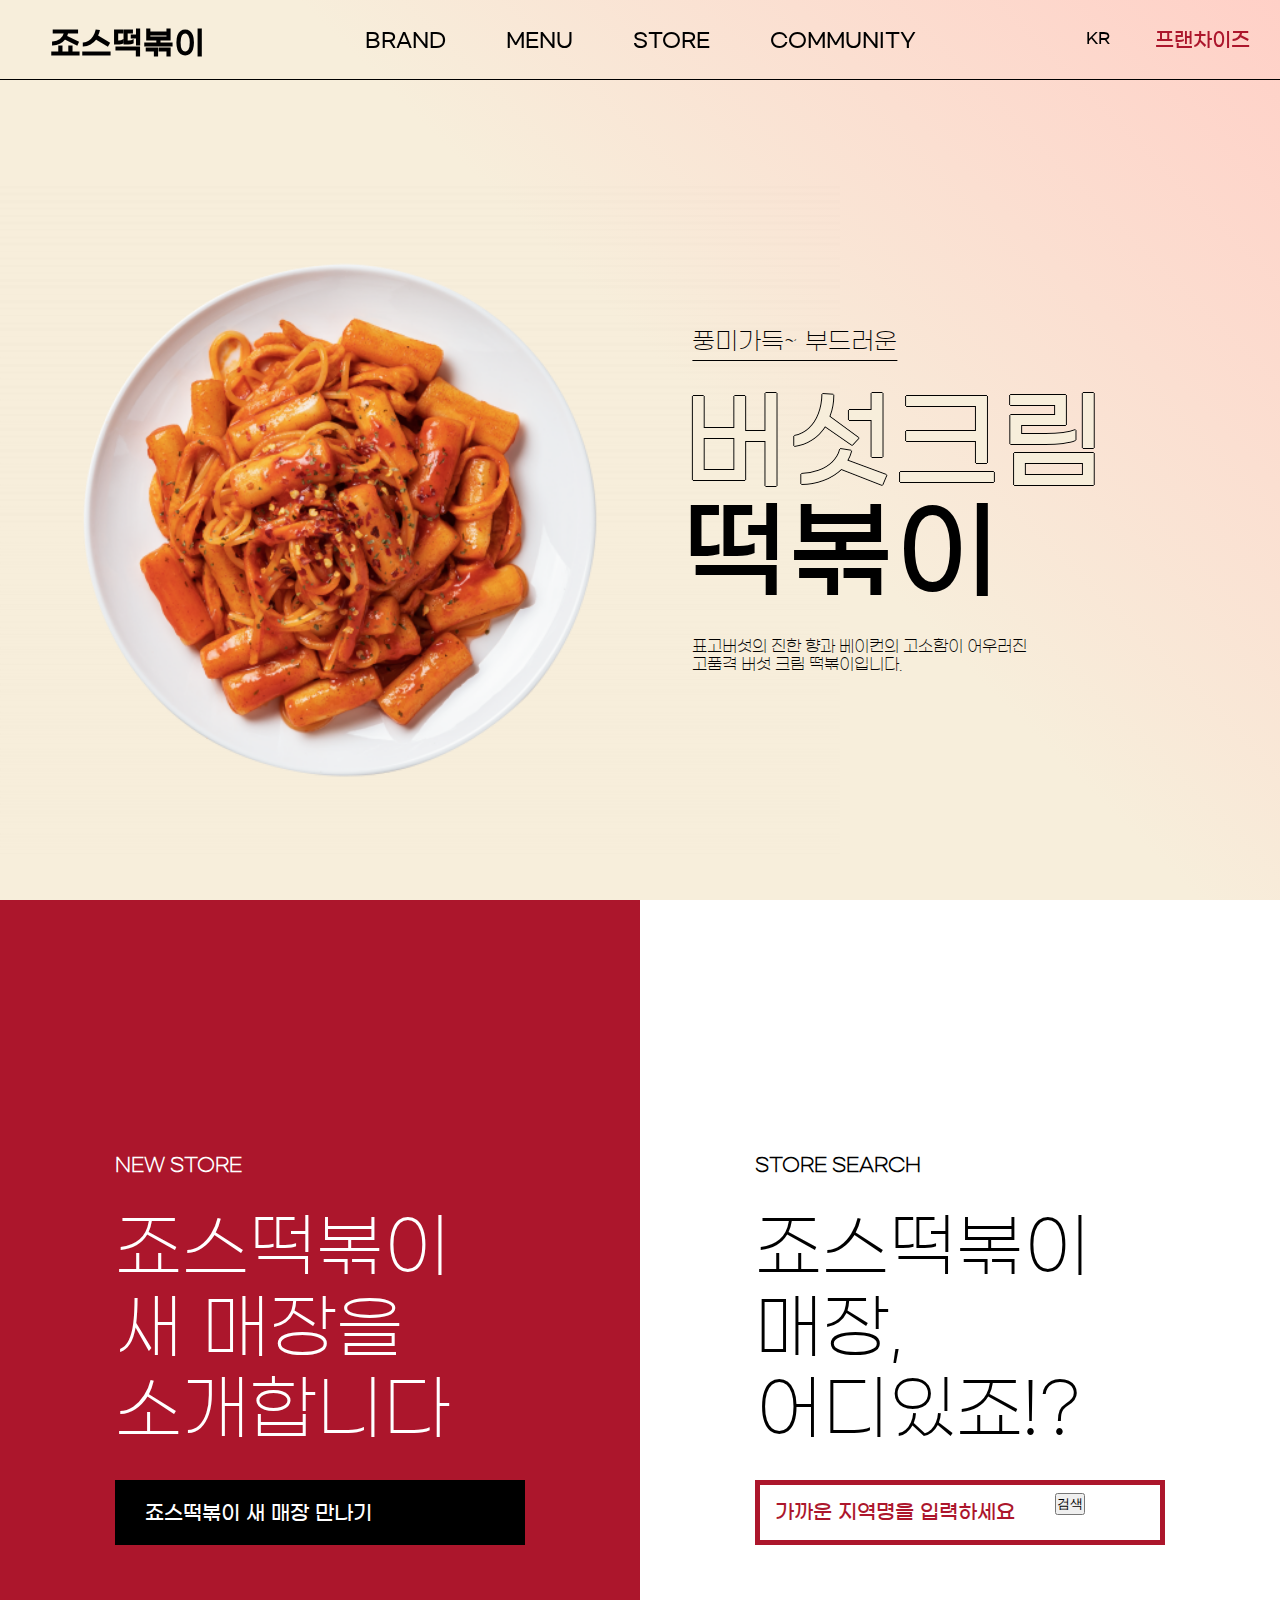
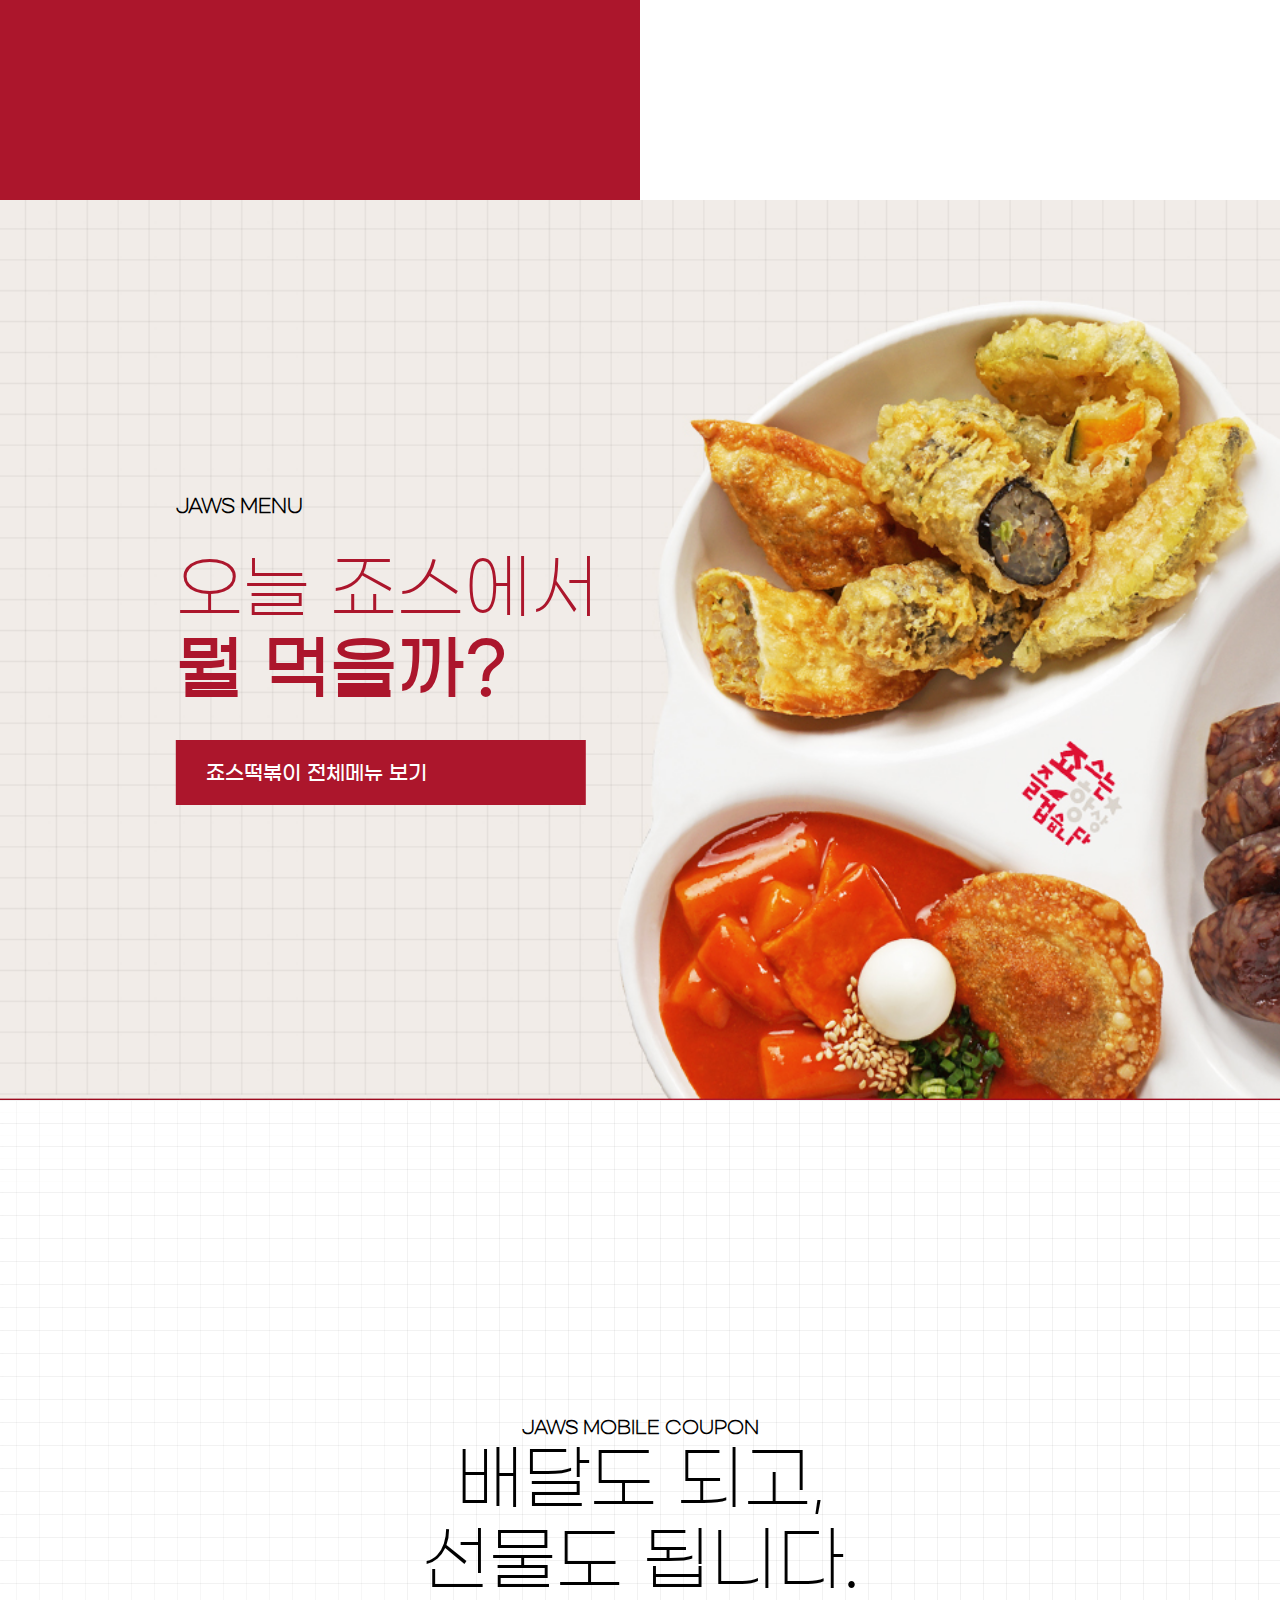
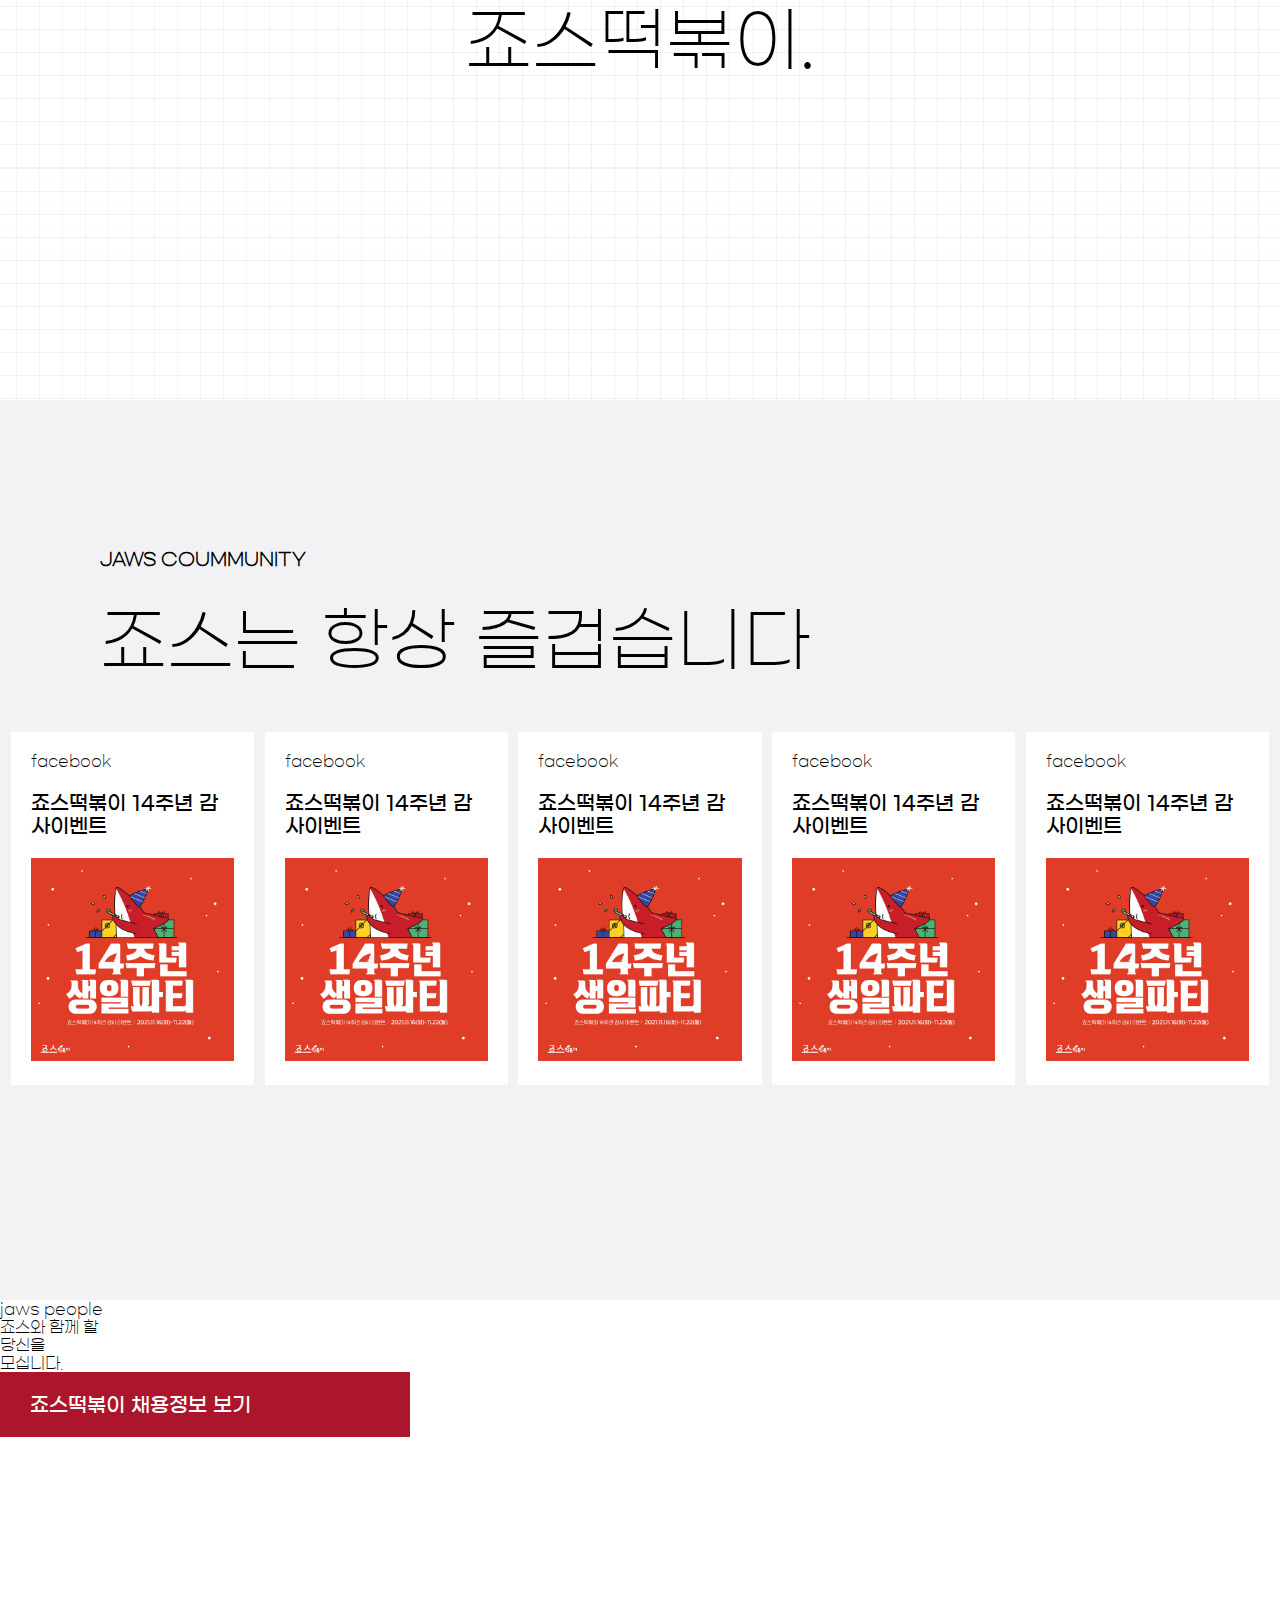
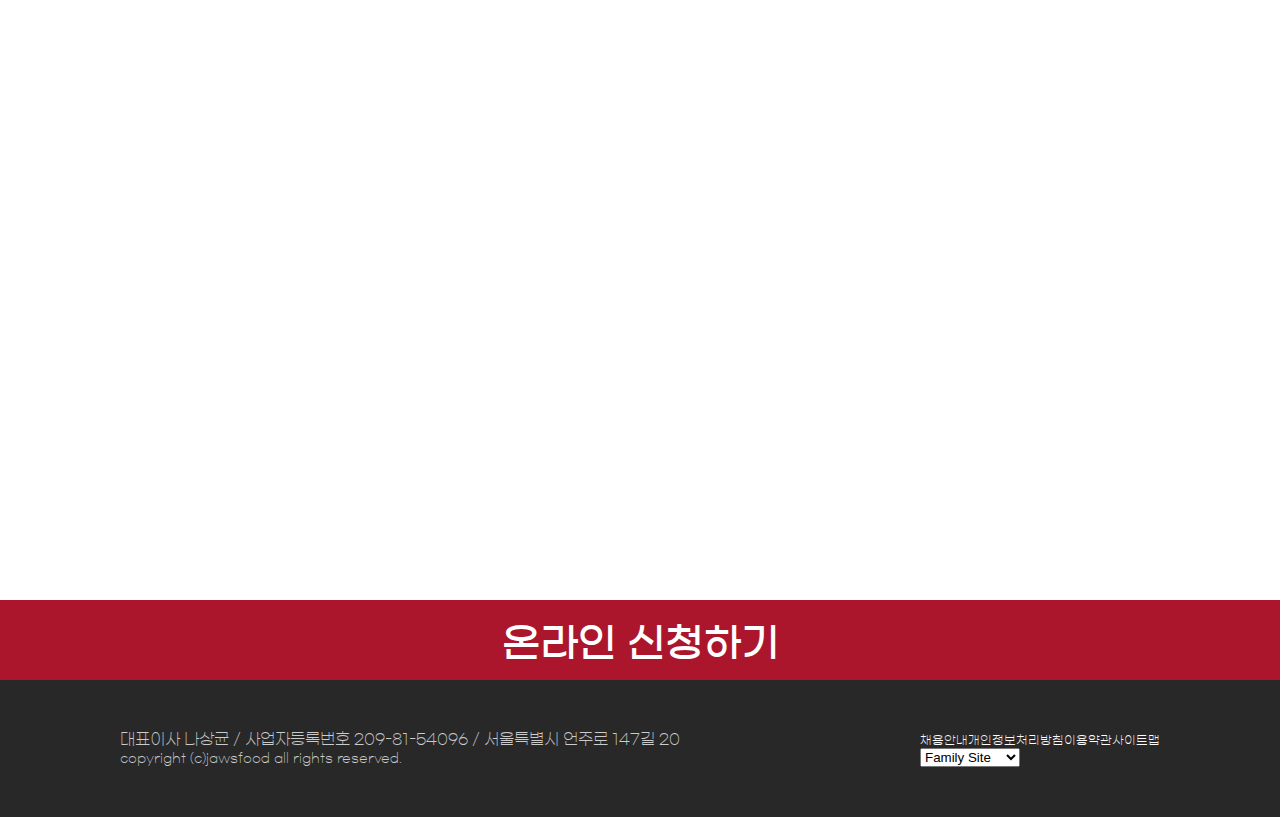
<file: 죠스떡볶이/index.html>
<!DOCTYPE html>
<html lang="ko">
<head>
  <meta charset="UTF-8">
  <meta http-equiv="X-UA-Compatible" content="IE=edge">
  <meta name="viewport" content="width=device-width, initial-scale=1.0">
  <title>죠스떡볶이</title>
  <link rel="stylesheet" href="./css/common.css">
  <link rel="stylesheet" href="./css/media.css">
  <script src="./js/common.js" defer></script>
</head>
<body>
  <header id="header">
    <h1 class="logo">죠스떡볶이</h1>
    <div class="topMenu">
      <dl id="language">
        <dt class="hidden">언어선택</dt>
        <dd><a href="#" title="한국어">KR</a></dd>
        <dd><a href="#" title="영어">US</a></dd>
        <dd><a href="#" title="베트남어">VN</a></dd>
      </dl>
      <a href="#" class="goFranchise">프랜차이즈</a>
    </div>
    <a href="#" class="gnbView"><span class="hidden">주메뉴보기</span><span></span></a>  
    <nav id="gnb">
      <h2 class="hidden">죠스떡볶이 주요이용메뉴</h2>
      <ul id="gnbList">
        <li><a href="#">brand</a>
          <ul class="snb">
            <li><a href="#">대표인사말</a></li>
            <li><a href="#">죠스이야기</a></li>
            <li><a href="#">채용정보</a></li>
          </ul>
        </li>
        <li><a href="#">menu</a>
          <ul class="snb">
            <li><a href="#">메인메뉴</a></li>
            <li><a href="#">세트메뉴</a></li>
            <li><a href="#">사이드메뉴</a></li>
          </ul>
        </li>
        <li><a href="#">store</a>
          <ul class="snb">
            <li><a href="#">매장 찾기</a></li>
            <li><a href="#">매장 안내</a></li>
          </ul>
        </li>
        <li><a href="#">community</a>
          <ul class="snb">
            <li><a href="#">커뮤니티</a></li>
            <li><a href="#">고객의 소리</a></li>
          </ul>
        </li>
      </ul>
    </nav>
  </header>
  <main>
    <section id="event">
      <h2 class="hidden">신메뉴 소개</h2>
      <dl class="newMenu">
        <dt><span>버섯크림</span><br>떡볶이</dt>
        <dd>풍미가득~ 부드러운</dd>
        <dd>표고버섯의 진한 향과 베이컨의 고소함이 어우러진<br>
          고품격 버섯 크림 떡볶이입니다.</dd>
      </dl>
    </section>
    <section id="store">
      <h2 class="hidden">store</h2>
      <section id="newStore">
        <div class="storeInner">
          <h3>new store</h3>
          <p>죠스떡볶이 <br><span>새 매장을 <br>소개합니다</span></p>
          <a href="#" class="goLink">죠스떡볶이 새 매장 만나기</a>
        </div>
      </section>
      <section id="storeSearch">
        <div class="storeInner">
          <h3>store search</h3>
          <p>죠스떡볶이 <br><span>매장, <br>어디있죠!?</span></p>
          <input type="text" class="storeName" placeholder="가까운 지역명을 입력하세요">
          <input type="button" value="검색" class="searchBtn">
        </div>
      </section>
    </section>
    <section id="menu">
      <div class="menuInner">
        <h2 class="hidden">menu</h2>
        <h3>jaws menu</h3>
        <p>오늘 죠스에서 <br><span>뭘 먹을까?</span></p>
        <a href="#" class="goLink">죠스떡볶이 전체메뉴 보기</a>
      </div>
    </section>
    <section id="coupon">
      <a href="#">
        <h2>jaws mobile coupon</h2>
        <p>배달도 되고, <br>선물도 됩니다.<br>죠스떡볶이.</p>
      </a>
    </section>
    <section id="community">
      <h2>jaws coummunity</h2>
      <p>죠스는 항상 즐겁습니다</p>
      <ul id="communityList">
        <li>
          <a href="#">
            <dl>
              <dt>죠스떡볶이 14주년 감사이벤트</dt>
              <dd class="sns">facebook</dd>
              <dd><img src="./images/commu_sns.png" alt=" 14주년 감사이벤트"></dd>
            </dl>
          </a>
        </li>
        <li>
          <a href="#">
            <dl>
              <dt>죠스떡볶이 14주년 감사이벤트</dt>
              <dd class="sns">facebook</dd>
              <dd><img src="./images/commu_sns.png" alt=" 14주년 감사이벤트"></dd>
            </dl>
          </a>
        </li>
        <li>
          <a href="#">
            <dl>
              <dt>죠스떡볶이 14주년 감사이벤트</dt>
              <dd class="sns">facebook</dd>
              <dd><img src="./images/commu_sns.png" alt=" 14주년 감사이벤트"></dd>
            </dl>
          </a>
        </li>
        <li>
          <a href="#">
            <dl>
              <dt>죠스떡볶이 14주년 감사이벤트</dt>
              <dd class="sns">facebook</dd>
              <dd><img src="./images/commu_sns.png" alt=" 14주년 감사이벤트"></dd>
            </dl>
          </a>
        </li>
        <li><a href="#">
          <dl>
            <dt>죠스떡볶이 14주년 감사이벤트</dt>
            <dd class="sns">facebook</dd>
            <dd><img src="./images/commu_sns.png" alt=" 14주년 감사이벤트"></dd>
          </dl>
          </a>
        </li>
      </ul>
    </section>
    <section id="incruit">
      <h2 class="hidden">brand</h2>
      <h3 class="hidden">채용정보</h3>
      <p>jaws people</p>
      <p>죠스와 함께 할 <br><span>당신을 <br>모십니다.</span></p>
      <a href="#" class="goLink">죠스떡볶이 채용정보 보기</a>
    </section>
  </main>
  <aside id="quickMenu">
    <h2 class="hidden">창업, 가맹상담, 고객의 소리</h2>
    <ul>
      <li class="quick1"><a href="tel:1688-2868">창업문의<br>1688-2868</a></li>
      <li class="quick2"><a href="#">고객의<br>소리</a></li>
      <li class="quick3"><a href="#">가맹 상담<br>신청</a></li>
    </ul>
  </aside>
  <p class="request"><a href="#">온라인 신청하기</a></p>
  <footer id="footer">
    <div class="info1">
      <p>대표이사 나상균 / 사업자등록번호 209-81-54096 / 서울특별시 언주로 147길 20</p>
      <small> copyright (c)jawsfood all rights reserved.</small>
    </div>
    <div class="info2">
      <ul>
        <li><a href="#">채용안내</a></li>
        <li><a href="#">개인정보처리방침</a></li>
        <li><a href="#">이용약관</a></li>
        <li><a href="#">사이트맵</a></li>
      </ul>    
      <select>
        <option>Family Site</option>
        <option value="https://www.teacherkim.co.kr/">바르다김선생</option>
      </select>
    </div>
  </footer>
</body>
</html>
</file>
<file: 죠스떡볶이/css/common.css>
@charset "utf-8";
@import './font.css';

/* 초기화 */
* {
        box-sizing: border-box;
}

body,
h1,
h2,
h3,
h4,
h5,
h6,
p,
ul,
dl,
dd,
input {
        margin: 0;
        padding: 0;
}

li {
        list-style: none;
}

address {
        font-style: normal;
}

a {
        text-decoration: none;
}

.hidden {
        position: absolute;
        width: 1px;
        height: 1px;
        margin-left: -1px;
        overflow: hidden;
        clip: rect(0, 0, 0, 0);
}

/* 웹폰트 */
body {
        font-family: 'GmarketSansLight';
}

/* 헤더 */
#header {
        overflow: hidden;
        position: fixed;
        z-index: 999;
        top: 0;
        left: 0;
        width: 100%;
        height: 80px;
        display: flex;
        justify-content: center;
        font-family: 'GmarketSansMedium';
        border-bottom: 1px solid #000;
}

#header .logo {
        position: absolute;
        top: 25px;
        left: 50px;
}

.topMenu {
        position: absolute;
        top: 0;
        right: 0;
        display: flex;
}

#language {
        margin: 13px 15px 0 0;
}

#language dd {
        width: 150px;
        height: 50px;
        background: #fff;
        color: #000;
}

#language dd:first-of-type {
        border-radius: 10px;
        box-shadow: 3px 3px #000;
}

#language dd:not(:first-of-type) {
        display: none;
}

#language dd:nth-of-type(2) {}

#language dd:nth-of-type(3) {}

#language dd a {
        display: block;
        color: #000;
        line-height: 50px;
        text-align: right;
        padding-right: 30px;
}

.goFranchise {
        display: block;
        width: 200px;
        height: 50px;
        margin: 13px 30px 0 0;
        background: #fff url(../images/icon_franchise.png) no-repeat 15px 50% / 40px;
        color: #ac162c;
        border-radius: 10px;
        font-size: 20px;
        line-height: 55px;
        text-indent: 70px;
        box-shadow: 3px 3px #000;
        transition: 0.3s;
}

.goFranchise:hover {
        background-color: #53e9d3;
        color: #000;
        filter: invert(100%);
}

/* gnb */
#gnbView {
        display: none;
}

#gnbList {
        display: flex;
        text-transform: uppercase;
}

#gnbList>li {}

#gnbList>li>a {
        padding: 0 30px;
        color: #000;
        font-size: 20px;
        line-height: 80px;
}

.snb {
        text-align: center;
        padding: 20px 0;
}

.snb li {
        line-height: 40px;
}

.snb li a {
        color: #000;
}

/* 본문시작 */
main>section {
        height: 100vh;
        min-height: 700px;
}

/* 이벤트 */
#event {
        background: url(../images/bg_event.png) no-repeat calc(50% - 300px) calc(50% + 70px) / 1000px,
                linear-gradient(45deg, #f7eedb 55%, #ffd0c7);
        /* background: linear-gradient(45deg, #f7eedb, #f5c281); */
        display: flex;
        flex-direction: column;
        justify-content: center;
        align-items: center;
}

#event dl {
        position: relative;
        top: 50px;
        transform: translateX(60%);
}

#event dl dt {
        padding-top: 30px;
        margin: 30px 0;
        line-height: 1em;
        font-size: 110px;
        font-family: 'GmarketSansBold';
}

#event dl dt span {
        color: #f7eedb;
        text-shadow: 1px 0 #000,
                0 1px #000,
                -1px 0 #000,
                0 -1px #000;
}

#event dl dd {
        margin-left: 10px;
}

#event dl dd:first-of-type {
        position: absolute;
        top: 0;
        padding-bottom: 5px;
        border-bottom: 1px solid #000;
        font-size: 24px;
}

/* 모든 섹션 공통 */
section h2,
section h3 {
        text-transform: uppercase;
}

.goLink {
        display: block;
        width: 410px;
        height: 65px;
        background: #ac162c;
        color: #fff;
        /* font-family: 'GmarketSansMedium'; 
         font-size: 20px;  
         line-height: 67px; */
        font: 20px / 67px 'GmarketSansMedium';
        text-indent: 30px;
}

/* store */
#store {
        display: flex;
}

/* store 공통 */
#store>section {
        width: 50%;
        height: 100vh;
        display: flex;
        justify-content: center;
        align-items: center;
}

.storeInner {
        position: relative;
}

#store h3 {}

#store p {
        font-size: 70px;
        margin: 30px 0;
}

/* 신규매장 */
#newStore {
        background: #ac162c;
        color: #fff;
}

#newStore .goLink {
        background: #000;
}

/* 매장찾기 */
#storeSearch {
        background: #fff;
}

.storeName {
        width: 410px;
        height: 65px;
        border: 5px solid #ac162c;
        color: #ac162c;
        font: 20px / 67px 'GmarketSansMedium';
        text-indent: 15px;
}

.storeName::placeholder {
        color: #ac162c;
}

/* menu */
#menu {
        background: url(../images/bg_menu.jpg) no-repeat center / cover;
        display: flex;
        justify-content: center;
        align-items: center;
}

.menuInner {
        transform: translateX(-60%);
}

#menu h3 {}

#menu p {
        margin: 30px 0;
        font-size: 70px;
        color: #ac162c;
}

#menu p span {
        font-family: 'GmarketSansBold';
}

/* 모바일쿠폰*/
#coupon {
        display: flex;
        justify-content: center;
        align-items: center;
        background: url(../images/bg_mobile.png) no-repeat left center,
                url(../images/bg_mobile_pattern.gif);
}

#coupon a {
        display: block;
        transform: translateX(60%);
        text-align: right;
        color: #000;
}

#coupon a h2 {
        font-size: 18px;
}

#coupon a p {
        font-size: 70px;
}

/* community */
#community {
        background: #f2f2f5;
}

#community h2 {
        padding: 150px 0 30px 100px;
        font-size: 18px;
}

#community p {
        padding: 0 0 50px 100px;
        font-size: 70px;
}

#communityList {
        display: flex;
        justify-content: space-evenly;
}

#communityList li {
        width: 19%;
}

#communityList li a {
        color: #000;
}

#communityList li a dl {
        position: relative;
        padding: 60px 20px 20px;
        background: #fff;
}

#communityList li a dl dt {
        margin-bottom: 20px;
        font: 20px 'GmarketSansMedium';
}

#communityList li a dl dd img {
        width: 100%;
}

#communityList li a dl dd.sns {
        position: absolute;
        top: 20px;
        left: 20px;
}

/* 채용정보 */
#incruit {}

#incruit p:first-of-type {}

#incruit p:last-of-type {}

#incruit p:last-of-type span {}

/* 퀵메뉴 */
#quickMenu {
        position: fixed;
        top: 200px;
        right: 50px;
}

#quickMenu ul li {
        width: 80px;
        height: 140px;
        padding-top: 80px;
        border-radius: 10px;
        text-align: center;
        font: 14px 'GmarketSansMedium';
}

#quickMenu ul li.quick1 {
        background: #000;
}

#quickMenu ul li.quick2 {
        background: #ac162c;
        margin: 2px 0;
}

#quickMenu ul li.quick3 {
        background: #000;
}

#quickMenu ul li a {
        color: #fff;
}

/* 온라인신청 */
.request {
        height: 80px;
        background: #ac162c;
        line-height: 100px;
        text-align: center;
}

.request a {
        color: #fff;
        font: 40px 'GmarketSansMedium';
}

/* footer */
#footer {
        padding: 50px 0;
        background: #282828;
        color: #ccc;
        display: flex;
        justify-content: space-around;
}

#footer ul {
        display: flex;
}

#footer ul li {}

#footer ul li a {
        color: #fff;
        font-size: 12px;
}

#footer p {}

#footer small {}

#footer select {}

#footer select option {}
</file>
<file: 죠스떡볶이/css/media.css>
/* 1400 이하 */
@media screen and (max-width: 1400px) {
  #language {}

  #language dd {
    width: inherit;
    height: inherit;
    background: transparent;
  }

  #language dd:first-of-type {
    box-shadow: 0 0 transparent;
  }

  .goFranchise {
    width: inherit;
    height: inherit;
    background: none;
    box-shadow: 0 0 transparent;
    text-indent: 0;
  }

  .goFranchise:hover {
    background: none;
    filter: none;
  }

  #quickMenu {
    display: none;
  }

  #coupon {
    background: url(../images/bg_mobile_pattern.gif);
  }

  #coupon a {
    transform: translateX(0);
    text-align: center;
  }
}

/* 1150 이하 */
@media screen and (max-width: 1150px) {
  #header {
    align-items: center;
    ;
  }

  #header .logo {
    position: static;
  }

  .gnbView {
    display: block;
    position: absolute;
    top: 15px;
    left: 30px;
    width: 50px;
    height: 50px;
    /* border: 1px solid #000; */
    display: flex;
    flex-direction: column;
    justify-content: space-evenly;
    align-items: center;
  }
  .gnbView span:not(.hidden) { display: block; width: 40px; border-top: 1px solid #000;}
  .gnbView::before{content: ""; display: block; width: 40px; border-top: 1px solid #000;}
  .gnbView::after{content: ""; display: block; width: 40px; border-top: 1px solid #000;}

  #gnb {
    display: none;
  }

  main>section {
    height: auto;
    min-height: auto;
    padding: 100px 0;
  }

  #event {
    height: 900px;
  }

  main>#store {
    padding: 0;
  }

  #store>section {
    height: auto;
    padding: 100px 0;
  }
}

/* 1050 이하 */
@media screen and (max-width: 1050px) {
  #event {
    background: url(../images/bg_event.png) no-repeat center 100px / 500px,
      linear-gradient(45deg, #f7eedb 55%, #ffd0c7);
  }

  #event dl {
    transform: translateX(0) translateY(100px);
  }

  #menu {
    background: #f7eedb;
  }

  .menuInner {
    transform: translateX(0);
  }

  #communityList {
    flex-wrap: wrap;
  }

  #communityList li {
    width: 32%;
    margin-bottom: 10px;
  }
}

/* 850 이하 */
@media screen and (max-width: 850px) {
  #store {
    flex-wrap: wrap;
    /* flex-direction: column; */
  }

  #store>section {
    width: 100%;
  }
}

/* 511 이상 */
@media screen and (min-width: 511px) {
  .searchBtn {
    position: absolute;
    bottom: 30px;
    left: 300px;
  }
}

/* 510 이하 */
@media screen and (max-width: 510px) {
  .topMenu {
    flex-direction: column;
  }

  #language {
    margin: 10px 0 0 0;
  }

  #language dd a {
    line-height: 1em;
  }

  .goFranchise {
    margin: 0;
  }

  .goLink,
  .storeName {
    width: 100%;
    font-size: 4vw;
  }

  #event dl dt {
    font-size: 20vw;
  }

  #store p,
  #menu p,
  #coupon a p,
  #community p {
    font-size: 15vw;
  }

  .searchBtn {
    display: block;
    width: 50px;
    height: 50px;
    margin: 0 auto;
  }

  #community h2 {
    padding: 30px;
  }

  #community p {
    padding: 0 20px 30px;
  }

  #communityList {
    flex-wrap: wrap;
  }

  #communityList li {
    width: 100%;
    margin-bottom: 10px;
  }
}
</file>
